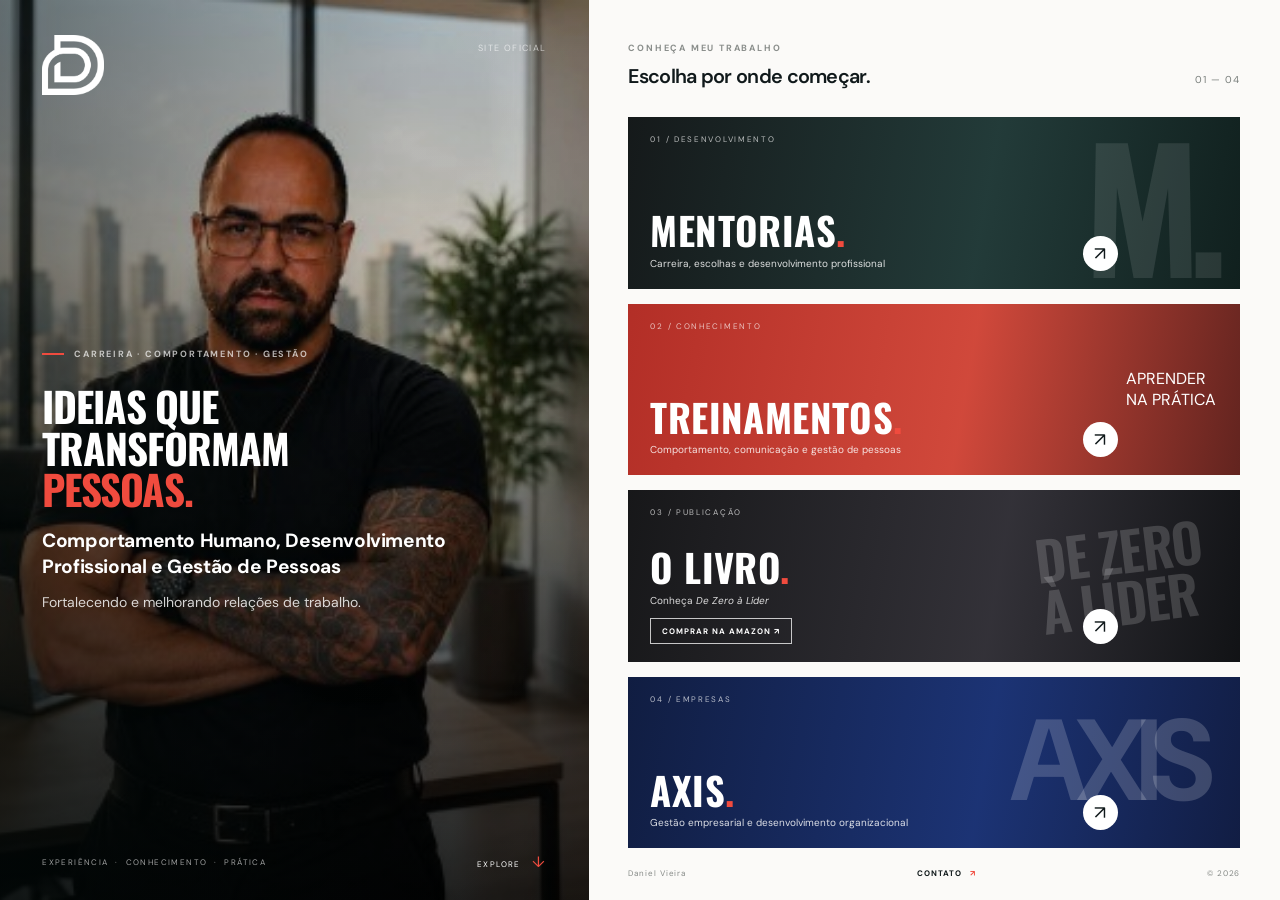
<file: index.html>
<!doctype html>
<html lang="pt-BR">
<head>
  <meta charset="utf-8">
  <meta name="viewport" content="width=device-width, initial-scale=1">
  <meta name="description" content="Daniel Vieira — carreira, comportamento humano e desenvolvimento profissional.">
  <meta name="theme-color" content="#071D1B">
  <title>Daniel Vieira | Carreira, Comportamento e Desenvolvimento</title>
  <link rel="preconnect" href="https://fonts.googleapis.com">
  <link rel="preconnect" href="https://fonts.gstatic.com" crossorigin>
  <link href="https://fonts.googleapis.com/css2?family=DM+Sans:wght@400;500;600;700;800&family=Oswald:wght@500;600;700&display=swap" rel="stylesheet">
  <link rel="stylesheet" href="assets/css/style.css?v=3">
  <script src="assets/js/main.js" defer></script>
</head>
<body>
  <main class="landing" id="inicio">
    <section class="profile-panel" aria-label="Apresentação de Daniel Vieira">
      <div class="profile-backdrop" aria-hidden="true"><img src="1787015888861.jpg" alt=""></div>
      <header class="profile-header">
        <a class="brand-mark" href="#inicio" aria-label="Daniel Vieira, início"><img src="Daniel%20Vieira%20-%20Logo%20-%2004%20-%20D.png" alt="Símbolo Daniel Vieira"></a>
        <span class="header-index">SITE OFICIAL</span>
      </header>

      <div class="profile-content">
        <p class="eyebrow"><span></span> CARREIRA · COMPORTAMENTO · GESTÃO</p>
        <h1>IDEIAS QUE<br>TRANSFORMAM<br><em>PESSOAS.</em></h1>
        <p class="profile-summary">Comportamento Humano, Desenvolvimento Profissional e Gestão de Pessoas</p>
        <p class="profile-description">Fortalecendo e melhorando relações de trabalho.</p>
      </div>

      <footer class="profile-footer">
        <span>EXPERIÊNCIA &nbsp;·&nbsp; CONHECIMENTO &nbsp;·&nbsp; PRÁTICA</span>
        <a href="#caminhos" aria-label="Conheça as áreas de atuação">EXPLORE <span>↓</span></a>
      </footer>
    </section>

    <section class="pathways-panel" id="caminhos" aria-label="Conheça as frentes de atuação">
      <div class="pathways-heading">
        <div>
          <p class="eyebrow">CONHEÇA MEU TRABALHO</p>
          <h2>Escolha por onde começar.</h2>
        </div>
        <span class="counter">01 — 04</span>
      </div>

      <div class="cards">
        <a class="path-card card-mentoria" href="https://w.app/axisconsultoria" target="_blank" rel="noopener noreferrer" aria-label="Conversar sobre mentorias pelo WhatsApp">
          <span class="card-number">01 / DESENVOLVIMENTO</span>
          <span class="card-copy">
            <strong>MENTORIAS<span>.</span></strong>
            <small>Carreira, escolhas e desenvolvimento profissional</small>
            <span class="card-arrow" aria-hidden="true">↗</span>
          </span>
          <span class="card-art art-mentoria" aria-hidden="true">M.</span>
        </a>

        <a class="path-card card-treinamentos" href="treinamentos.html">
          <span class="card-number">02 / CONHECIMENTO</span>
          <span class="card-copy">
            <strong>TREINAMENTOS<span>.</span></strong>
            <small>Comportamento, comunicação e gestão de pessoas</small>
            <span class="card-arrow" aria-hidden="true">↗</span>
          </span>
          <span class="card-art art-palestras" aria-hidden="true">APRENDER<br>NA PRÁTICA</span>
        </a>

        <a class="path-card card-livro" href="https://a.co/d/04386Ata" target="_blank" rel="noopener noreferrer" aria-label="Comprar o livro De Zero à Líder na Amazon">
          <span class="card-number">03 / PUBLICAÇÃO</span>
          <span class="card-copy">
            <strong>O LIVRO<span>.</span></strong>
            <small>Conheça <em>De Zero à Líder</em></small>
            <span class="card-cta">COMPRAR NA AMAZON ↗</span>
            <span class="card-arrow" aria-hidden="true">↗</span>
          </span>
          <span class="card-art art-livro" aria-hidden="true">DE ZERO<br>À LÍDER</span>
        </a>

        <a class="path-card card-axis" href="https://drive.google.com/file/d/1YahS8sq0n8u8SXhE91T157fxLNSp5YR4/view?usp=drivesdk" target="_blank" rel="noopener noreferrer" aria-label="Visualizar apresentação de consultoria empresarial da AXIS">
          <span class="card-number">04 / EMPRESAS</span>
          <span class="card-copy">
            <strong>AXIS<span>.</span></strong>
            <small>Gestão empresarial e desenvolvimento organizacional</small>
            <span class="card-arrow" aria-hidden="true">↗</span>
          </span>
          <span class="card-art art-axis" aria-hidden="true">AXIS</span>
        </a>
      </div>

      <footer class="pathways-footer" id="contato">
        <span>Daniel Vieira</span>
        <a href="mailto:contato@oficialdanielvieira.com.br">CONTATO <span aria-hidden="true">↗</span></a>
        <span>© <span data-current-year></span></span>
      </footer>
    </section>
  </main>
</body>
</html>
</file>
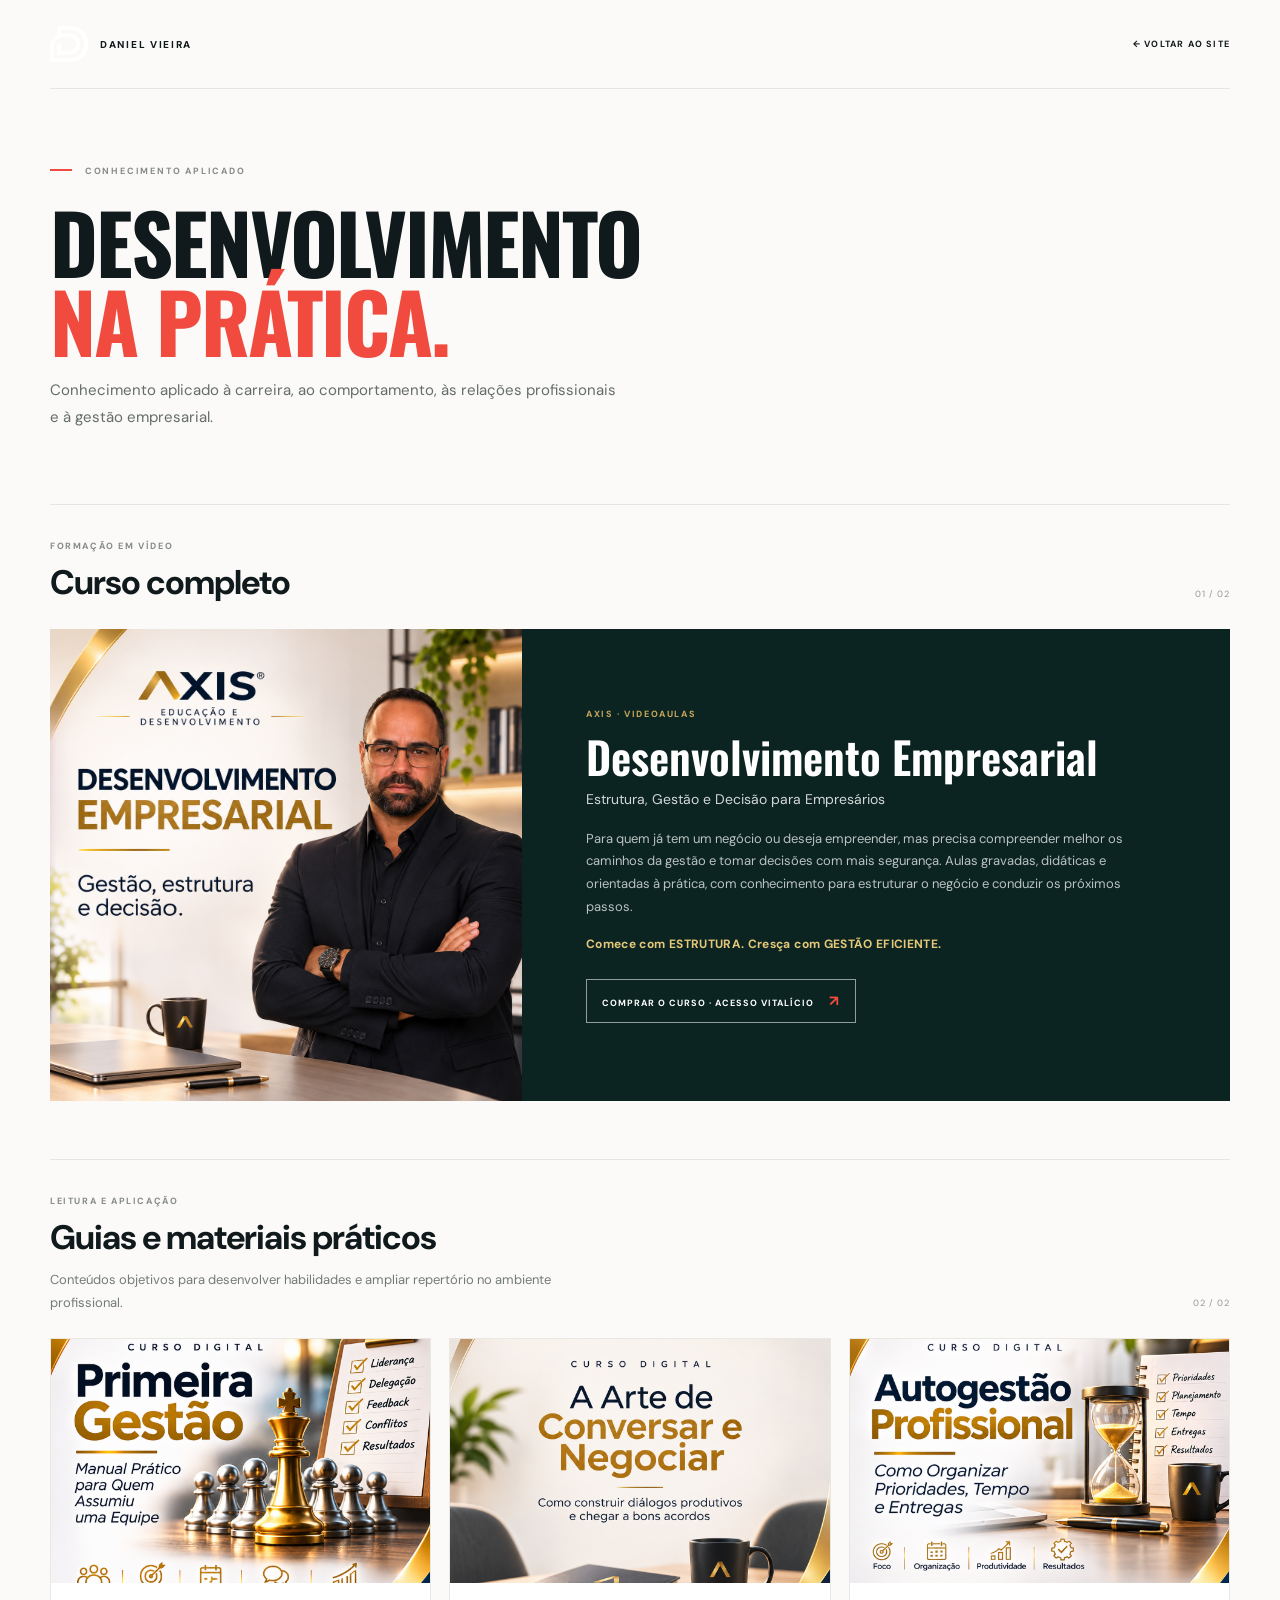
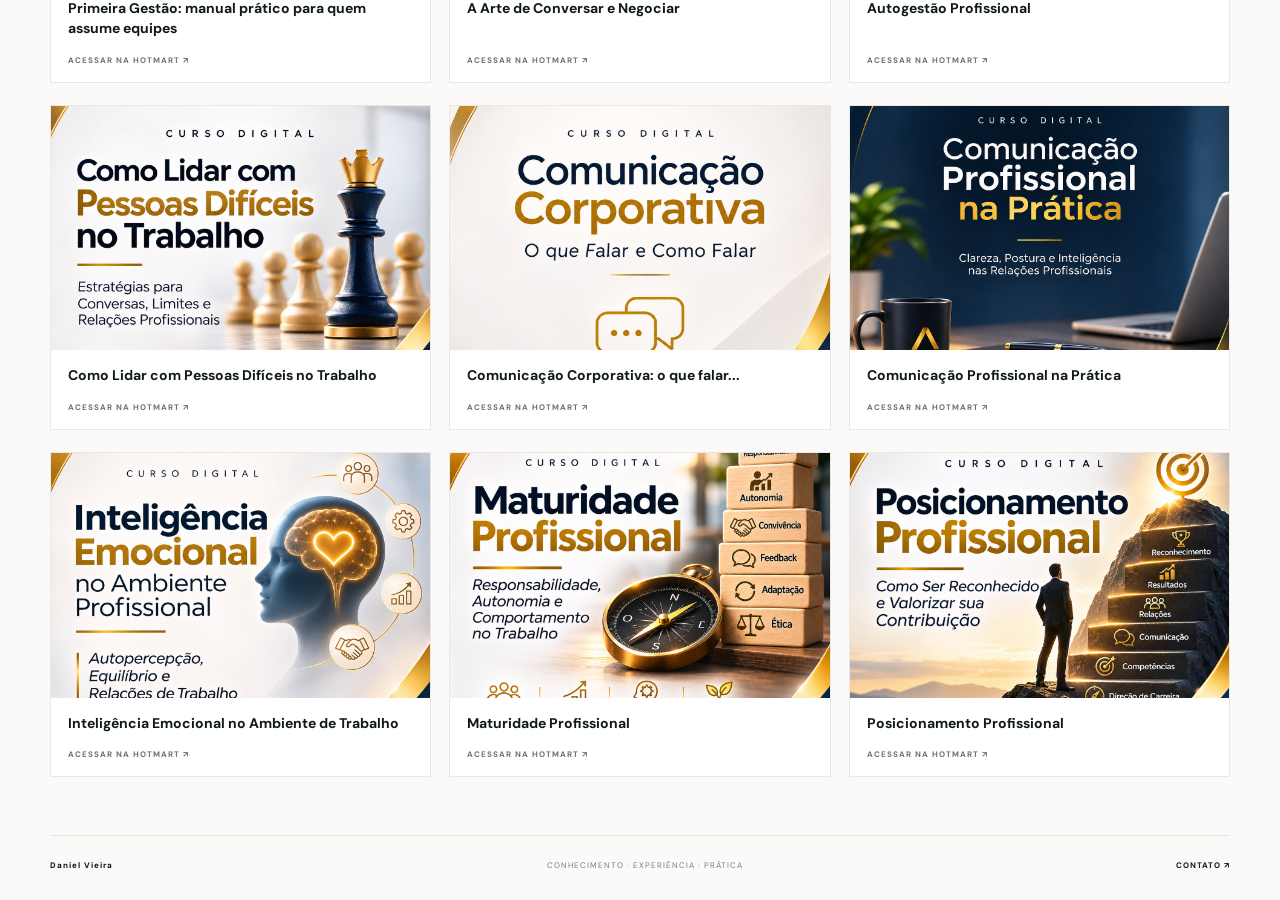
<file: treinamentos.html>
<!doctype html>
<html lang="pt-BR">
<head>
  <meta charset="utf-8">
  <meta name="viewport" content="width=device-width, initial-scale=1">
  <meta name="description" content="Cursos, conteúdos e materiais práticos de desenvolvimento profissional e empresarial com Daniel Vieira e AXIS.">
  <meta name="theme-color" content="#071D1B">
  <title>Treinamentos | Daniel Vieira</title>
  <link rel="preconnect" href="https://fonts.googleapis.com">
  <link rel="preconnect" href="https://fonts.gstatic.com" crossorigin>
  <link href="https://fonts.googleapis.com/css2?family=DM+Sans:wght@400;500;600;700;800&family=Oswald:wght@500;600;700&display=swap" rel="stylesheet">
  <link rel="stylesheet" href="assets/css/style.css?v=5">
</head>
<body class="training-page">
  <main class="training-shell">
    <header class="training-header">
      <a class="training-brand" href="index.html" aria-label="Voltar ao site de Daniel Vieira">
        <img src="Daniel%20Vieira%20-%20Logo%20-%2004%20-%20D.png" alt="">
        <span>DANIEL VIEIRA</span>
      </a>
      <a class="back-link" href="index.html">← VOLTAR AO SITE</a>
    </header>

    <section class="training-intro">
      <p class="eyebrow"><span></span> CONHECIMENTO APLICADO</p>
      <h1>DESENVOLVIMENTO<br><em>NA PRÁTICA.</em></h1>
      <p>Conhecimento aplicado à carreira, ao comportamento, às relações profissionais e à gestão empresarial.</p>
    </section>

    <section class="training-section video-section" aria-labelledby="video-title">
      <div class="training-section-heading">
        <div>
          <p class="eyebrow">FORMAÇÃO EM VÍDEO</p>
          <h2 id="video-title">Curso completo</h2>
        </div>
        <span class="section-index">01 / 02</span>
      </div>
      <a class="featured-course" href="https://pay.hotmart.com/N105833219H?bid=1795713041909" target="_blank" rel="noopener noreferrer" aria-label="Acessar Desenvolvimento Empresarial na Hotmart">
        <img src="Desenvolvimento%20Empresarial%20com%20Lideran%C3%A7a.png" alt="Capa do curso Desenvolvimento Empresarial">
        <span class="featured-course-copy">
          <small>AXIS · VIDEOAULAS</small>
          <strong>Desenvolvimento Empresarial</strong>
          <span class="featured-course-subtitle">Estrutura, Gestão e Decisão para Empresários</span>
          <span class="featured-course-description">Para quem já tem um negócio ou deseja empreender, mas precisa compreender melhor os caminhos da gestão e tomar decisões com mais segurança. Aulas gravadas, didáticas e orientadas à prática, com conhecimento para estruturar o negócio e conduzir os próximos passos.</span>
          <span class="featured-course-promise">Comece com ESTRUTURA. Cresça com GESTÃO EFICIENTE.</span>
          <b>COMPRAR O CURSO · ACESSO VITALÍCIO <span aria-hidden="true">↗</span></b>
        </span>
      </a>
    </section>

    <section class="training-section resources-section" aria-labelledby="resources-title">
      <div class="training-section-heading">
        <div>
          <p class="eyebrow">LEITURA E APLICAÇÃO</p>
          <h2 id="resources-title">Guias e materiais práticos</h2>
          <p class="section-description">Conteúdos objetivos para desenvolver habilidades e ampliar repertório no ambiente profissional.</p>
        </div>
        <span class="section-index">02 / 02</span>
      </div>

      <div class="resource-grid">
        <a class="resource-card" href="https://pay.hotmart.com/J108633546X?bid=1795713152483" target="_blank" rel="noopener noreferrer">
          <img src="Curso%20de%20Gest%C3%A3o_%20Lideran%C3%A7a%20em%20Equipa.png" alt="Primeira Gestão">
          <span class="resource-card-copy"><strong>Primeira Gestão: manual prático para quem assume equipes</strong><small>ACESSAR NA HOTMART ↗</small></span>
        </a>
        <a class="resource-card" href="https://pay.hotmart.com/M108632932H?bid=1795712834675" target="_blank" rel="noopener noreferrer">
          <img src="A%20Arte%20de%20Conversar%20e%20Negociar.png" alt="A Arte de Conversar e Negociar">
          <span class="resource-card-copy"><strong>A Arte de Conversar e Negociar</strong><small>ACESSAR NA HOTMART ↗</small></span>
        </a>
        <a class="resource-card" href="https://pay.hotmart.com/L108633340I?bid=1795712929582" target="_blank" rel="noopener noreferrer">
          <img src="Capa%20do%20Curso%20Autogest%C3%A3o%20Profissional.png" alt="Autogestão Profissional">
          <span class="resource-card-copy"><strong>Autogestão Profissional</strong><small>ACESSAR NA HOTMART ↗</small></span>
        </a>
        <a class="resource-card" href="https://pay.hotmart.com/J108633222F?bid=1795712961515" target="_blank" rel="noopener noreferrer">
          <img src="Como%20Lidar%20com%20Pessoas%20Dif%C3%ADceis%20no%20Trabalho.png" alt="Como Lidar com Pessoas Difíceis no Trabalho">
          <span class="resource-card-copy"><strong>Como Lidar com Pessoas Difíceis no Trabalho</strong><small>ACESSAR NA HOTMART ↗</small></span>
        </a>
        <a class="resource-card" href="https://pay.hotmart.com/T108633008K?bid=1795712993311" target="_blank" rel="noopener noreferrer">
          <img src="Curso%20Digital%20de%20Comunica%C3%A7%C3%A3o%20Corporativa.png" alt="Comunicação Corporativa">
          <span class="resource-card-copy"><strong>Comunicação Corporativa: o que falar...</strong><small>ACESSAR NA HOTMART ↗</small></span>
        </a>
        <a class="resource-card" href="https://pay.hotmart.com/U108632027X?bid=1795713014878" target="_blank" rel="noopener noreferrer">
          <img src="Capa%20de%20curso%20de%20comunica%C3%A7%C3%A3o%20profissional.png" alt="Comunicação Profissional na Prática">
          <span class="resource-card-copy"><strong>Comunicação Profissional na Prática</strong><small>ACESSAR NA HOTMART ↗</small></span>
        </a>
        <a class="resource-card" href="https://pay.hotmart.com/K108633280N?bid=1795713073066" target="_blank" rel="noopener noreferrer">
          <img src="Capa%20AXIS_%20Intelig%C3%AAncia%20Emocional%20no%20Trabalho.png" alt="Inteligência Emocional no Ambiente de Trabalho">
          <span class="resource-card-copy"><strong>Inteligência Emocional no Ambiente de Trabalho</strong><small>ACESSAR NA HOTMART ↗</small></span>
        </a>
        <a class="resource-card" href="https://pay.hotmart.com/O108633496O?bid=1795713096227" target="_blank" rel="noopener noreferrer">
          <img src="Curso%20de%20Maturidade%20Profissional%20AXIS.png" alt="Maturidade Profissional">
          <span class="resource-card-copy"><strong>Maturidade Profissional</strong><small>ACESSAR NA HOTMART ↗</small></span>
        </a>
        <a class="resource-card" href="https://pay.hotmart.com/L108633412T?bid=1795713126646" target="_blank" rel="noopener noreferrer">
          <img src="Posicionamento%20Profissional_%20Rumo%20ao%20Reconhecimento.png" alt="Posicionamento Profissional">
          <span class="resource-card-copy"><strong>Posicionamento Profissional</strong><small>ACESSAR NA HOTMART ↗</small></span>
        </a>
      </div>
    </section>

    <footer class="training-footer">
      <a href="index.html">Daniel Vieira</a>
      <span>CONHECIMENTO · EXPERIÊNCIA · PRÁTICA</span>
      <a href="mailto:contato@oficialdanielvieira.com.br">CONTATO ↗</a>
    </footer>
  </main>
</body>
</html>
</file>
<file: assets/css/style.css>
:root {
  --ink: #10191b;
  --deep: #071d1b;
  --deep-2: #0d302d;
  --paper: #fbfaf8;
  --white: #fff;
  --accent: #f04b3e;
  --gold: #c9a85b;
  --muted: #737b79;
  --sans: "DM Sans", Arial, sans-serif;
  --display: "Oswald", Impact, sans-serif;
}
* { box-sizing: border-box; }
html { scroll-behavior: smooth; }
body { margin: 0; background: var(--paper); color: var(--ink); font-family: var(--sans); -webkit-font-smoothing: antialiased; }
a { color: inherit; text-decoration: none; }
.landing { min-height: 100vh; display: grid; grid-template-columns: minmax(420px, .92fr) minmax(560px, 1.08fr); }
.profile-panel { min-height: 100vh; padding: 34px clamp(30px, 3.3vw, 58px) 28px; position: sticky; top: 0; height: 100vh; display: flex; flex-direction: column; justify-content: space-between; overflow: hidden; isolation: isolate; color: var(--white); background: var(--deep); }
.profile-backdrop { position: absolute; inset: 0; z-index: -1; overflow: hidden; background: #061513; }
.profile-backdrop img { position: absolute; inset: 0; width: 100%; height: 100%; object-fit: cover; object-position: center 32%; opacity: .88; }
.profile-backdrop::before { content: "DV"; position: absolute; right: -8%; bottom: 5%; color: rgba(255,255,255,.035); font: 700 clamp(260px, 36vw, 570px)/.8 var(--display); letter-spacing: -.07em; }
.profile-backdrop::after { content: ""; position: absolute; inset: 0; background: linear-gradient(90deg, rgba(3,12,11,.48), rgba(3,12,11,.08) 70%), linear-gradient(0deg, rgba(0,0,0,.78), rgba(0,0,0,.05) 72%); }
.profile-header, .profile-footer { display: flex; justify-content: space-between; align-items: flex-start; position: relative; z-index: 1; }
.brand-mark { display: inline-flex; width: 62px; height: 62px; align-items: center; justify-content: center; }
.brand-mark img { display: block; width: 100%; height: 100%; object-fit: contain; }
.header-index, .profile-footer { font-size: 9px; letter-spacing: 1.4px; color: rgba(255,255,255,.62); }
.header-index { padding-top: 8px; }
.profile-content { position: relative; z-index: 1; max-width: 640px; margin-top: auto; margin-bottom: auto; padding: 50px 0 35px; }
.eyebrow { margin: 0 0 25px; font-size: 9px; font-weight: 700; letter-spacing: 1.8px; }
.profile-content .eyebrow { display: flex; align-items: center; gap: 10px; color: rgba(255,255,255,.68); }
.profile-content .eyebrow span { width: 22px; height: 2px; background: var(--accent); }
.profile-content h1 { margin: 0 0 18px; font: 700 clamp(30px, 3.2vw, 44px)/1.02 var(--display) !important; letter-spacing: -.025em; }
.profile-content h1 em { color: var(--accent); font-style: normal; }
.profile-summary { max-width: 470px; margin: 0 0 10px; font-size: clamp(17px, 1.5vw, 21px); font-weight: 700; letter-spacing: -.4px; line-height: 1.35; }
.profile-description { max-width: 420px; margin: 0; color: rgba(255,255,255,.82); font-size: 14px; line-height: 1.8; }
.profile-footer { align-items: center; gap: 20px; font-size: 8px; }
.profile-footer a { color: white; white-space: nowrap; }
.profile-footer a span { margin-left: 8px; color: var(--accent); font-size: 15px; }
.pathways-panel { min-height: 100vh; padding: 42px clamp(28px, 3.1vw, 54px) 22px; display: flex; flex-direction: column; background: var(--paper); }
.pathways-heading { display: flex; align-items: end; justify-content: space-between; margin-bottom: 28px; }
.pathways-heading .eyebrow { margin-bottom: 9px; color: #8a8e8b; }
.pathways-heading h2 { margin: 0; font-size: clamp(18px, 1.55vw, 24px); font-weight: 600; letter-spacing: -.7px; }
.counter { padding-bottom: 3px; color: #777d7a; font-size: 10px; letter-spacing: 1px; }
.cards { display: grid; gap: 15px; flex: 1; grid-template-rows: repeat(4, minmax(145px, 1fr)); }
.path-card { position: relative; min-height: 145px; display: flex; flex-direction: column; justify-content: space-between; overflow: hidden; padding: 17px 22px 18px; isolation: isolate; color: white; background: #18211f; transition: transform .25s ease, filter .25s ease; }
.path-card:hover { transform: translateY(-3px); filter: brightness(1.08); }
.path-card::before { content: ""; position: absolute; inset: 0; z-index: -1; opacity: .96; }
.card-number { position: relative; z-index: 1; font-size: 8px; letter-spacing: 1.7px; color: rgba(255,255,255,.7); }
.card-copy { position: relative; z-index: 1; display: flex; flex-direction: column; align-items: flex-start; max-width: 70%; }
.card-copy strong { font: 700 clamp(27px, 3vw, 43px)/1.05 var(--display); letter-spacing: .01em; }
.card-copy strong span { color: var(--accent); }
.card-copy small { margin-top: 5px; font-size: 10px; line-height: 1.5; color: rgba(255,255,255,.85); }
.card-cta { display: inline-flex; align-items: center; margin-top: 10px; padding: 7px 11px; border: 1px solid rgba(255,255,255,.75); color: #fff; font-size: 8px; font-weight: 700; letter-spacing: 1px; transition: background .2s ease, color .2s ease; }
.path-card:hover .card-cta { background: #fff; color: var(--ink); }
.card-arrow { position: absolute; left: calc(100% + 35px); bottom: 0; width: 35px; height: 35px; border-radius: 50%; display: grid; place-items: center; background: white; color: var(--ink); font-size: 19px; transition: transform .2s ease; }
.path-card:hover .card-arrow { transform: translate(3px,-3px); }
.card-art { position: absolute; z-index: 0; right: 4%; top: 50%; transform: translateY(-50%); pointer-events: none; }
.card-mentoria::before { background: linear-gradient(100deg, #15191a 0%, #233c3a 58%, #10201e 100%); }
.art-mentoria { color: rgba(255,255,255,.1); font: 700 clamp(100px, 13vw, 175px)/1 var(--display); letter-spacing: -.08em; }
.card-treinamentos::before { background: linear-gradient(100deg, #b92f27 0%, #d84a3c 55%, #65241f 100%); }
.art-treinamentos { right: 5%; color: rgba(255,255,255,.16); font: 700 clamp(24px, 3.2vw, 42px)/.95 var(--display); text-align: right; letter-spacing: .02em; }
.card-livro::before { background: linear-gradient(100deg, #171719 0%, #343239 60%, #111215 100%); }
.art-livro { right: 6%; color: rgba(255,255,255,.17); font: 600 clamp(34px, 4.2vw, 58px)/.95 var(--display); transform: translateY(-50%) rotate(-7deg); letter-spacing: -.03em; }
.card-axis::before { background: linear-gradient(100deg, #101d43 0%, #1c3478 58%, #111d45 100%); }
.art-axis { right: 6%; color: rgba(255,255,255,.18); font: 700 clamp(70px, 9vw, 120px)/1 var(--sans); letter-spacing: -.1em; }
.pathways-footer { display: flex; justify-content: space-between; align-items: center; gap: 15px; padding-top: 20px; color: #858986; font-size: 8px; letter-spacing: .9px; }
.pathways-footer a { color: var(--ink); font-weight: 700; }
.pathways-footer a span { color: var(--accent); margin-left: 5px; }
@media (min-width: 1500px) {
  .landing { grid-template-columns: 46% 54%; }
  .cards { grid-template-rows: repeat(4, minmax(170px, 1fr)); }
}
@media (max-width: 900px) {
  .landing { grid-template-columns: minmax(320px, .85fr) minmax(440px, 1.15fr); }
  .profile-panel { padding-inline: 28px; }
  .profile-content h1 { font-size: clamp(30px, 3.6vw, 40px) !important; }
  .pathways-panel { padding-inline: 24px; }
  .cards { grid-template-rows: repeat(4, minmax(140px, 1fr)); }
}
@media (max-width: 700px) {
  .landing { display: block; }
  .profile-panel { position: relative; top: auto; height: auto; min-height: 650px; padding: 28px 25px 24px; }
  .profile-content { padding: 95px 0 85px; }
  .profile-content h1 { font-size: clamp(32px, 8vw, 38px) !important; }
  .profile-description { max-width: 360px; }
  .profile-footer { font-size: 7px; }
  .pathways-panel { min-height: auto; padding: 42px 20px 22px; }
  .pathways-heading { margin-bottom: 22px; }
  .cards { grid-template-rows: none; }
  .path-card { min-height: 160px; padding: 17px 19px; }
  .card-copy { max-width: 78%; }
  .card-copy strong { font-size: 39px; }
  .art-mentoria { font-size: 135px; }
  .art-treinamentos { font-size: 36px; }
  .art-livro { font-size: 48px; }
  .art-axis { font-size: 95px; }
  .pathways-footer { flex-wrap: wrap; padding-top: 22px; }
}
@media (prefers-reduced-motion: reduce) {
  html { scroll-behavior: auto; }
  *, *::before, *::after { transition-duration: .01ms !important; }
}

/* Página de treinamentos */
.training-page { background: var(--paper); }
.training-shell { width: min(1180px, calc(100% - 64px)); margin: 0 auto; }
.training-header { display:flex; justify-content:space-between; align-items:center; padding:25px 0; border-bottom:1px solid #e7e5e0; }
.training-brand { display:flex; align-items:center; gap:12px; font-size:10px; font-weight:800; letter-spacing:1.7px; }
.training-brand img { width:38px; height:38px; object-fit:contain; }
.back-link { font-size:9px; font-weight:700; letter-spacing:1.2px; }
.training-intro { padding:76px 0 58px; max-width:760px; }
.training-intro .eyebrow, .training-section .eyebrow { color:#858b87; }
.training-intro .eyebrow span { display:inline-block; width:22px; height:2px; margin:0 9px 3px 0; background:var(--accent); }
.training-intro h1 { margin:0 0 18px; font:700 clamp(48px,7vw,82px)/.96 var(--display); letter-spacing:-.025em; }
.training-intro h1 em { color:var(--accent); font-style:normal; }
.training-intro > p:last-child { max-width:570px; color:#646d68; font-size:15px; line-height:1.8; }
.training-section { padding:35px 0 58px; border-top:1px solid #e7e5e0; }
.training-section-heading { display:flex; align-items:end; justify-content:space-between; gap:20px; margin-bottom:24px; }
.training-section-heading .eyebrow { margin:0 0 8px; font-size:9px; font-weight:700; letter-spacing:1.6px; }
.training-section-heading h2 { margin:0; font-size:clamp(23px,3vw,34px); letter-spacing:-1px; }
.section-index { padding-bottom:5px; color:#929894; font-size:9px; letter-spacing:1px; white-space:nowrap; }
.featured-course { display:grid; grid-template-columns:minmax(220px, .8fr) 1.2fr; min-height:300px; background:#0b2421; color:white; overflow:hidden; transition:transform .2s ease; }
.featured-course:hover, .resource-card:hover { transform:translateY(-3px); }
.featured-course > img { width:100%; height:100%; min-height:300px; object-fit:cover; object-position:center; }
.featured-course-copy { display:flex; flex-direction:column; align-items:flex-start; justify-content:center; padding:38px clamp(24px,5vw,65px); }
.featured-course-copy small { color:#c9a85b; font-size:9px; font-weight:700; letter-spacing:1.6px; }
.featured-course-copy strong { margin:14px 0 8px; font:600 clamp(27px,3.8vw,44px)/1.05 var(--display); }
.featured-course-copy > span { color:rgba(255,255,255,.76); font-size:14px; line-height:1.6; }
.featured-course-copy b { margin-top:25px; padding:11px 15px; border:1px solid rgba(255,255,255,.55); font-size:9px; letter-spacing:1px; }
.featured-course-copy b span { margin-left:12px; color:var(--accent); font-size:15px; }
.section-description { max-width:560px; margin:9px 0 0; color:#737b76; font-size:13px; line-height:1.7; }
.resource-grid { display:grid; grid-template-columns:repeat(3,minmax(0,1fr)); gap:22px 18px; }
.resource-card { display:flex; flex-direction:column; background:#fff; border:1px solid #eae8e3; transition:transform .2s ease, box-shadow .2s ease; }
.resource-card:hover { box-shadow:0 12px 30px rgba(16,25,27,.08); }
.resource-card img { display:block; width:100%; aspect-ratio:1.55/1; object-fit:cover; object-position:center; background:#e8e8e4; }
.resource-card-copy { display:flex; flex:1; flex-direction:column; justify-content:space-between; align-items:flex-start; gap:16px; padding:16px 17px 17px; }
.resource-card-copy strong { font-size:14px; line-height:1.4; }
.resource-card-copy small { color:#69736d; font-size:8px; font-weight:700; letter-spacing:1px; }
.resource-card:hover .resource-card-copy small { color:var(--accent); }
.training-footer { display:flex; justify-content:space-between; align-items:center; gap:16px; padding:24px 0 30px; border-top:1px solid #e7e5e0; color:#777f79; font-size:8px; letter-spacing:1px; }
.training-footer a:first-child { color:var(--ink); font-weight:800; }
.training-footer a:last-child { color:var(--ink); font-weight:700; }
@media (max-width:760px) {
  .training-shell { width:calc(100% - 40px); }
  .training-intro { padding:55px 0 40px; }
  .training-section { padding:28px 0 42px; }
  .featured-course { grid-template-columns:1fr; }
  .featured-course > img { min-height:0; aspect-ratio:16/9; }
  .featured-course-copy { padding:27px 24px 30px; }
  .resource-grid { grid-template-columns:repeat(2,minmax(0,1fr)); gap:15px 12px; }
  .resource-card-copy { padding:13px; }
  .resource-card-copy strong { font-size:12px; }
  .training-footer { flex-wrap:wrap; }
}
@media (max-width:420px) {
  .resource-grid { grid-template-columns:1fr; }
  .resource-card { display:grid; grid-template-columns:42% 1fr; }
  .resource-card img { height:100%; aspect-ratio:auto; }
  .training-intro h1 { font-size:47px; }
  .training-section-heading h2 { font-size:22px; }
}

.featured-course-copy .featured-course-subtitle { margin-top:0; color:rgba(255,255,255,.82); font-size:14px; }
.featured-course-copy .featured-course-description { max-width:560px; margin-top:17px; color:rgba(255,255,255,.72); font-size:13px; line-height:1.75; }
.featured-course-copy .featured-course-promise { margin-top:16px; color:#e5c779; font-size:12px; font-weight:700; line-height:1.6; letter-spacing:.35px; }
@media (max-width:760px) {
  .featured-course-copy .featured-course-description { font-size:12px; }
  .featured-course-copy .featured-course-promise { font-size:11px; }
}
</file>
